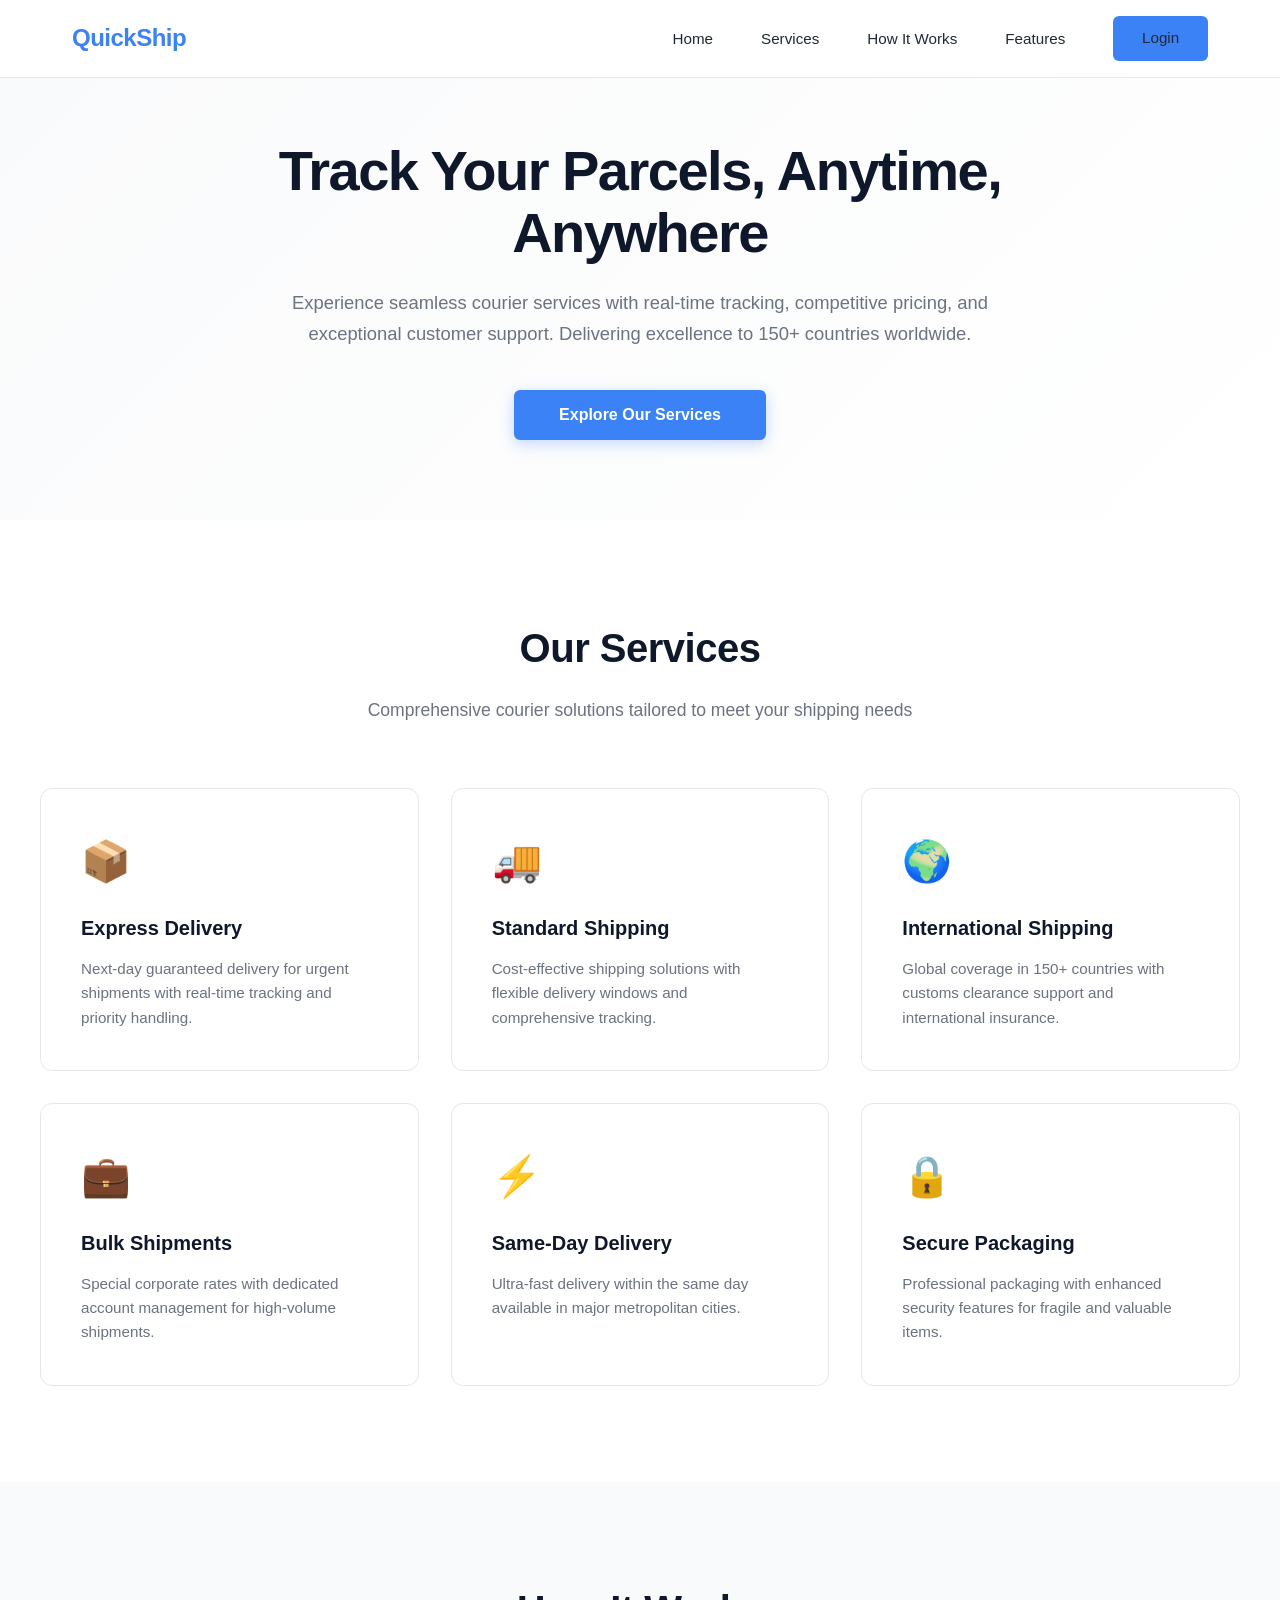
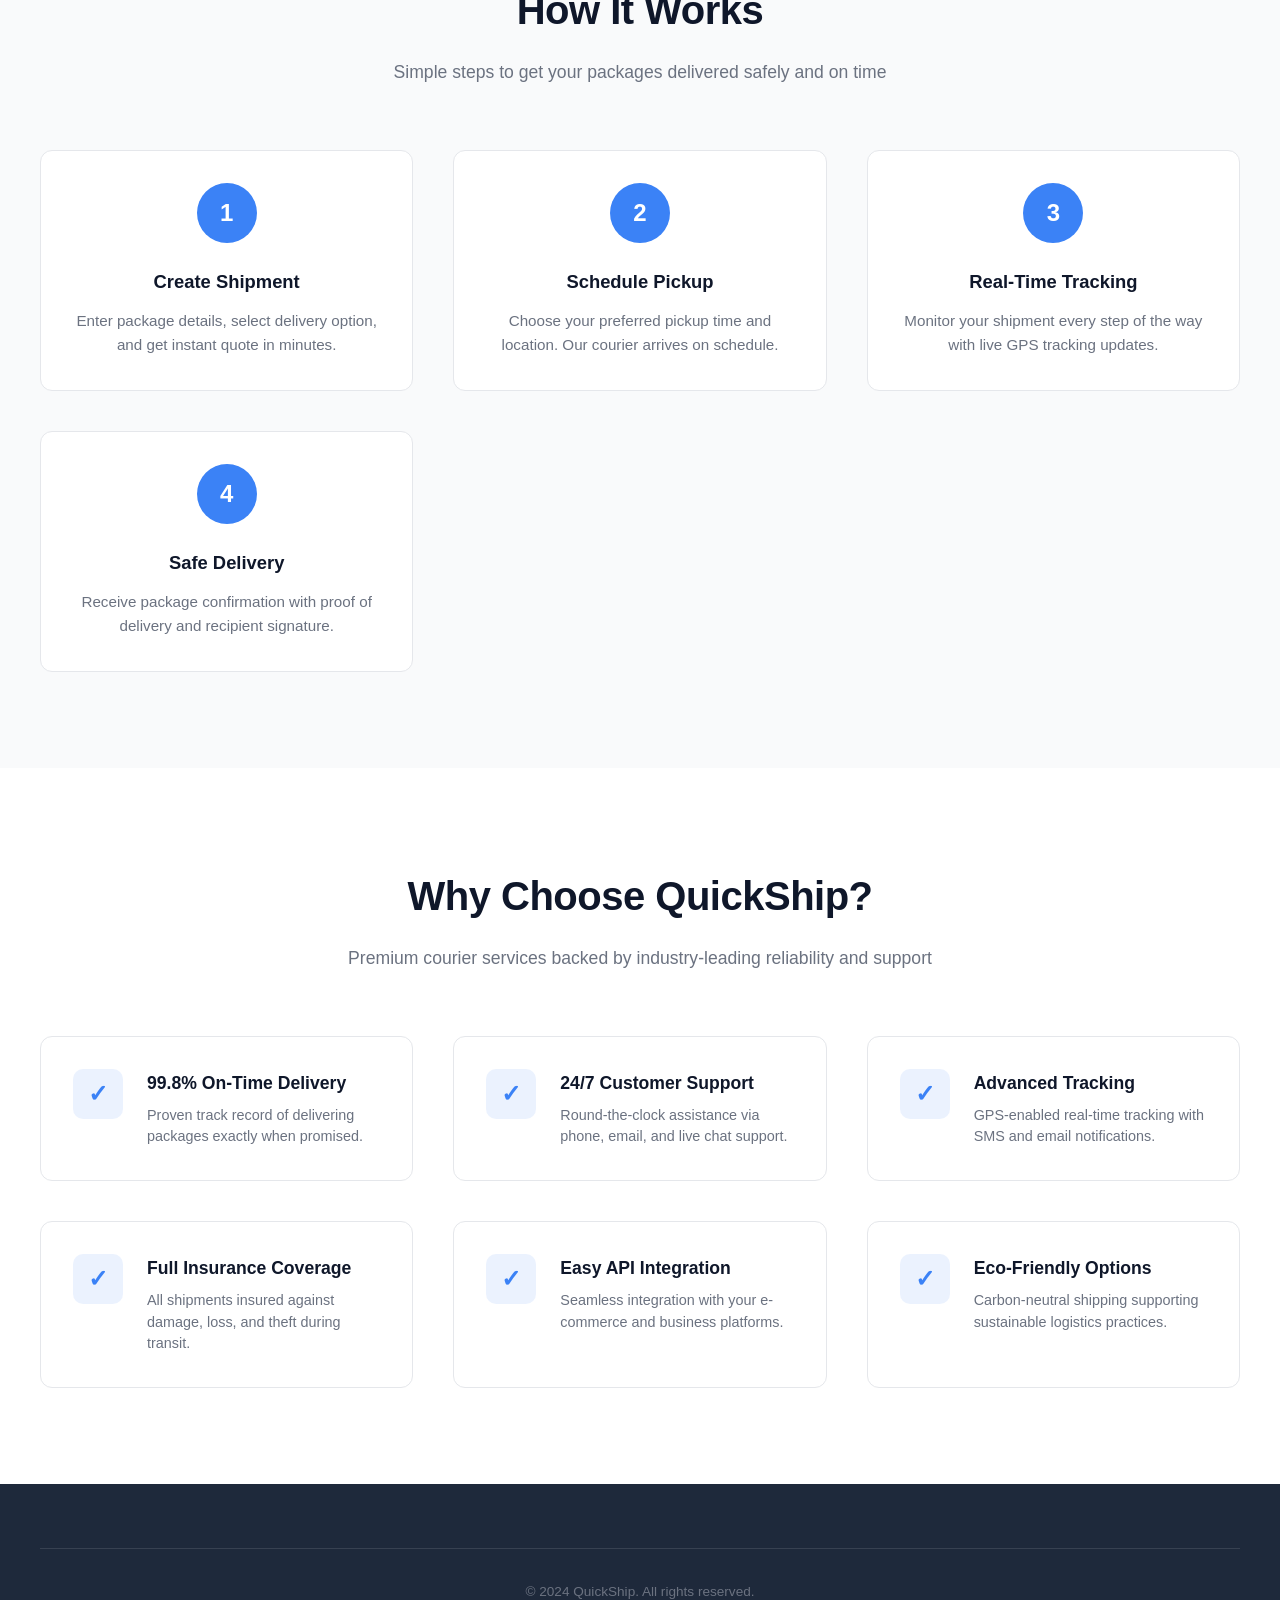
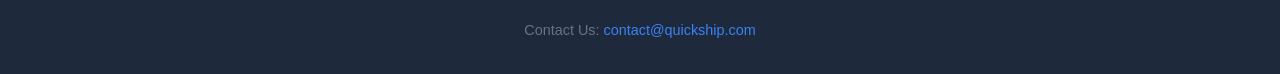
<file: src/main/resources/static/frontend/index.html>
<!DOCTYPE html>
<html lang="en">
<head>
    <meta charset="UTF-8">
    <meta name="viewport" content="width=device-width, initial-scale=1.0">
    <title>QuickShip - Courier Tracking System</title>
    <style>
        * {
            margin: 0;
            padding: 0;
            box-sizing: border-box;
        }

        :root {
            --primary-dark: #0f172a;
            --primary: #1e293b;
            --accent-blue: #3b82f6;
            --accent-blue-dark: #1d4ed8;
            --text-dark: #1f2937;
            --text-light: #6b7280;
            --border-light: #e5e7eb;
            --bg-light: #f9fafb;
            --white: #ffffff;
        }

        html {
            scroll-behavior: smooth;
        }

        body {
            font-family: -apple-system, BlinkMacSystemFont, 'Segoe UI', 'Helvetica Neue', sans-serif;
            color: var(--text-dark);
            background: var(--white);
            line-height: 1.6;
        }

       
        nav {
            position: fixed;
            top: 0;
            width: 100%;
            background: var(--white);
            border-bottom: 1px solid var(--border-light);
            z-index: 1000;
            backdrop-filter: blur(10px);
            background: rgba(255, 255, 255, 0.95);
        }

        .nav-container {
            max-width: 1200px;
            margin: 0 auto;
            padding: 1rem 2rem;
            display: flex;
            justify-content: space-between;
            align-items: center;
        }

        .logo {
            font-size: 1.5rem;
            font-weight: 800;
            color: var(--accent-blue);
            letter-spacing: -0.5px;
        }

        .nav-links {
            display: flex;
            list-style: none;
            gap: 3rem;
            align-items: center;
        }

        .nav-links a {
            color: var(--text-dark);
            text-decoration: none;
            font-size: 0.95rem;
            font-weight: 500;
            cursor: pointer;
            transition: color 0.3s ease;
            position: relative;
        }

        .nav-links a:hover {
            color: var(--accent-blue);
        }

        .nav-links a::after {
            content: '';
            position: absolute;
            bottom: -5px;
            left: 0;
            width: 0;
            height: 2px;
            background: var(--accent-blue);
            transition: width 0.3s ease;
        }

        .nav-links a:hover::after {
            width: 100%;
        }

        .login-btn {
            background: var(--accent-blue);
            color: var(--white);
            padding: 0.65rem 1.8rem;
            border: none;
            border-radius: 6px;
            cursor: pointer;
            font-size: 0.9rem;
            font-weight: 600;
            text-decoration: none;
            transition: all 0.3s ease;
            display: inline-block;
        }

        .login-btn:hover {
            background: var(--accent-blue-dark);
            transform: translateY(-2px);
            box-shadow: 0 4px 12px rgba(59, 130, 246, 0.3);
        }

        
        #home {
            padding: 140px 2rem 80px;
            text-align: center;
            background: linear-gradient(135deg, var(--bg-light) 0%, var(--white) 100%);
        }

        .hero-content {
            max-width: 900px;
            margin: 0 auto;
        }

        .hero-content h1 {
            font-size: 3.5rem;
            line-height: 1.1;
            color: var(--primary-dark);
            margin-bottom: 1.5rem;
            font-weight: 800;
            letter-spacing: -1.5px;
        }

        .hero-content p {
            font-size: 1.15rem;
            color: var(--text-light);
            margin-bottom: 2.5rem;
            max-width: 700px;
            margin-left: auto;
            margin-right: auto;
            line-height: 1.7;
        }

        .cta-button {
            background: var(--accent-blue);
            color: var(--white);
            padding: 1rem 2.8rem;
            border: none;
            border-radius: 6px;
            font-size: 1rem;
            font-weight: 600;
            cursor: pointer;
            transition: all 0.3s ease;
            display: inline-block;
            box-shadow: 0 4px 15px rgba(59, 130, 246, 0.3);
        }

        .cta-button:hover {
            background: var(--accent-blue-dark);
            transform: translateY(-3px);
            box-shadow: 0 8px 25px rgba(59, 130, 246, 0.4);
        }

        
        #services {
            padding: 6rem 2rem;
            background: var(--white);
        }

        .section-wrapper {
            max-width: 1200px;
            margin: 0 auto;
        }

        .section-title {
            font-size: 2.5rem;
            color: var(--primary-dark);
            margin-bottom: 1rem;
            text-align: center;
            font-weight: 800;
            letter-spacing: -0.5px;
        }

        .section-subtitle {
            font-size: 1.1rem;
            color: var(--text-light);
            text-align: center;
            margin-bottom: 4rem;
            max-width: 600px;
            margin-left: auto;
            margin-right: auto;
        }

        .services-grid {
            display: grid;
            grid-template-columns: repeat(auto-fit, minmax(340px, 1fr));
            gap: 2rem;
        }

        .service-card {
            background: var(--white);
            padding: 2.5rem;
            border: 1px solid var(--border-light);
            border-radius: 12px;
            transition: all 0.3s ease;
            cursor: pointer;
        }

        .service-card:hover {
            border-color: var(--accent-blue);
            box-shadow: 0 8px 24px rgba(59, 130, 246, 0.12);
            transform: translateY(-4px);
        }

        .service-icon {
            font-size: 2.5rem;
            margin-bottom: 1.2rem;
            display: inline-block;
        }

        .service-card h3 {
            font-size: 1.25rem;
            color: var(--primary-dark);
            margin-bottom: 0.8rem;
            font-weight: 700;
        }

        .service-card p {
            color: var(--text-light);
            font-size: 0.95rem;
            line-height: 1.6;
        }

        
        #how-it-works {
            padding: 6rem 2rem;
            background: var(--bg-light);
        }

        .steps-grid {
            display: grid;
            grid-template-columns: repeat(auto-fit, minmax(280px, 1fr));
            gap: 2.5rem;
            margin-top: 4rem;
        }

        .step {
            text-align: center;
            padding: 2rem;
            background: var(--white);
            border-radius: 12px;
            border: 1px solid var(--border-light);
            transition: all 0.3s ease;
        }

        .step:hover {
            box-shadow: 0 4px 16px rgba(0, 0, 0, 0.08);
            border-color: var(--accent-blue);
        }

        .step-number {
            width: 60px;
            height: 60px;
            background: var(--accent-blue);
            color: var(--white);
            border-radius: 50%;
            display: flex;
            align-items: center;
            justify-content: center;
            font-size: 1.5rem;
            font-weight: 800;
            margin: 0 auto 1.5rem;
        }

        .step h3 {
            font-size: 1.15rem;
            color: var(--primary-dark);
            margin-bottom: 0.8rem;
            font-weight: 700;
        }

        .step p {
            color: var(--text-light);
            font-size: 0.95rem;
            line-height: 1.6;
        }

        
        #features {
            padding: 6rem 2rem;
            background: var(--white);
        }

        .features-list {
            display: grid;
            grid-template-columns: repeat(auto-fit, minmax(320px, 1fr));
            gap: 2.5rem;
            margin-top: 4rem;
        }

        .feature-item {
            display: flex;
            gap: 1.5rem;
            padding: 2rem;
            border-radius: 12px;
            border: 1px solid var(--border-light);
            background: var(--white);
            transition: all 0.3s ease;
        }

        .feature-item:hover {
            border-color: var(--accent-blue);
            box-shadow: 0 4px 16px rgba(59, 130, 246, 0.1);
        }

        .feature-icon {
            display: flex;
            align-items: center;
            justify-content: center;
            width: 50px;
            height: 50px;
            background: rgba(59, 130, 246, 0.1);
            color: var(--accent-blue);
            border-radius: 10px;
            font-size: 1.5rem;
            flex-shrink: 0;
            font-weight: 700;
        }

        .feature-content h3 {
            font-size: 1.1rem;
            color: var(--primary-dark);
            margin-bottom: 0.5rem;
            font-weight: 700;
        }

        .feature-content p {
            color: var(--text-light);
            font-size: 0.9rem;
            line-height: 1.5;
        }

        
        footer {
            background: var(--primary);
            color: #9ca3af;
            padding: 4rem 2rem 2rem;
        }

        .footer-wrapper {
            max-width: 1200px;
            margin: 0 auto;
        }



        .footer-bottom {
            border-top: 1px solid #374151;
            padding-top: 2rem;
            text-align: center;
            font-size: 0.85rem;
            color: #6b7280;
        }

        
        @media (max-width: 768px) {
            .nav-links {
                gap: 1.5rem;
            }

            .hero-content h1 {
                font-size: 2.2rem;
            }

            .hero-content p {
                font-size: 1rem;
            }

            .section-title {
                font-size: 2rem;
            }

            .services-grid,
            .features-list {
                grid-template-columns: 1fr;
            }

            #home {
                padding: 120px 2rem 60px;
            }

            #services,
            #how-it-works,
            #features {
                padding: 4rem 2rem;
            }
        }

        @media (max-width: 480px) {
            .nav-links {
                gap: 1rem;
                font-size: 0.85rem;
            }

            .logo {
                font-size: 1.2rem;
            }

            .hero-content h1 {
                font-size: 1.8rem;
            }

            .section-title {
                font-size: 1.5rem;
            }

            .login-btn {
                padding: 0.5rem 1.2rem;
                font-size: 0.85rem;
            }
        }
    </style>
</head>
<body>
    
    <nav>
        <div class="nav-container">
            <div class="logo">QuickShip</div>
            <ul class="nav-links">
                <li><a onclick="scrollToSection('home')">Home</a></li>
                <li><a onclick="scrollToSection('services')">Services</a></li>
                <li><a onclick="scrollToSection('how-it-works')">How It Works</a></li>
                <li><a onclick="scrollToSection('features')">Features</a></li>
                <li><a href="login.html" class="login-btn">Login</a></li>
            </ul>
        </div>
    </nav>

    
    <section id="home">
        <div class="hero-content">
            <h1>Track Your Parcels, Anytime, Anywhere</h1>
            <p>Experience seamless courier services with real-time tracking, competitive pricing, and exceptional customer support. Delivering excellence to 150+ countries worldwide.</p>
            <button class="cta-button" onclick="scrollToSection('services')">Explore Our Services</button>
        </div>
    </section>

    
    <section id="services">
        <div class="section-wrapper">
            <h2 class="section-title">Our Services</h2>
            <p class="section-subtitle">Comprehensive courier solutions tailored to meet your shipping needs</p>
            <div class="services-grid">
                <div class="service-card">
                    <div class="service-icon">📦</div>
                    <h3>Express Delivery</h3>
                    <p>Next-day guaranteed delivery for urgent shipments with real-time tracking and priority handling.</p>
                </div>
                <div class="service-card">
                    <div class="service-icon">🚚</div>
                    <h3>Standard Shipping</h3>
                    <p>Cost-effective shipping solutions with flexible delivery windows and comprehensive tracking.</p>
                </div>
                <div class="service-card">
                    <div class="service-icon">🌍</div>
                    <h3>International Shipping</h3>
                    <p>Global coverage in 150+ countries with customs clearance support and international insurance.</p>
                </div>
                <div class="service-card">
                    <div class="service-icon">💼</div>
                    <h3>Bulk Shipments</h3>
                    <p>Special corporate rates with dedicated account management for high-volume shipments.</p>
                </div>
                <div class="service-card">
                    <div class="service-icon">⚡</div>
                    <h3>Same-Day Delivery</h3>
                    <p>Ultra-fast delivery within the same day available in major metropolitan cities.</p>
                </div>
                <div class="service-card">
                    <div class="service-icon">🔒</div>
                    <h3>Secure Packaging</h3>
                    <p>Professional packaging with enhanced security features for fragile and valuable items.</p>
                </div>
            </div>
        </div>
    </section>

    
    <section id="how-it-works">
        <div class="section-wrapper">
            <h2 class="section-title">How It Works</h2>
            <p class="section-subtitle">Simple steps to get your packages delivered safely and on time</p>
            <div class="steps-grid">
                <div class="step">
                    <div class="step-number">1</div>
                    <h3>Create Shipment</h3>
                    <p>Enter package details, select delivery option, and get instant quote in minutes.</p>
                </div>
                <div class="step">
                    <div class="step-number">2</div>
                    <h3>Schedule Pickup</h3>
                    <p>Choose your preferred pickup time and location. Our courier arrives on schedule.</p>
                </div>
                <div class="step">
                    <div class="step-number">3</div>
                    <h3>Real-Time Tracking</h3>
                    <p>Monitor your shipment every step of the way with live GPS tracking updates.</p>
                </div>
                <div class="step">
                    <div class="step-number">4</div>
                    <h3>Safe Delivery</h3>
                    <p>Receive package confirmation with proof of delivery and recipient signature.</p>
                </div>
            </div>
        </div>
    </section>

    
    <section id="features">
        <div class="section-wrapper">
            <h2 class="section-title">Why Choose QuickShip?</h2>
            <p class="section-subtitle">Premium courier services backed by industry-leading reliability and support</p>
            <div class="features-list">
                <div class="feature-item">
                    <div class="feature-icon">✓</div>
                    <div class="feature-content">
                        <h3>99.8% On-Time Delivery</h3>
                        <p>Proven track record of delivering packages exactly when promised.</p>
                    </div>
                </div>
                <div class="feature-item">
                    <div class="feature-icon">✓</div>
                    <div class="feature-content">
                        <h3>24/7 Customer Support</h3>
                        <p>Round-the-clock assistance via phone, email, and live chat support.</p>
                    </div>
                </div>
                <div class="feature-item">
                    <div class="feature-icon">✓</div>
                    <div class="feature-content">
                        <h3>Advanced Tracking</h3>
                        <p>GPS-enabled real-time tracking with SMS and email notifications.</p>
                    </div>
                </div>
                <div class="feature-item">
                    <div class="feature-icon">✓</div>
                    <div class="feature-content">
                        <h3>Full Insurance Coverage</h3>
                        <p>All shipments insured against damage, loss, and theft during transit.</p>
                    </div>
                </div>
                <div class="feature-item">
                    <div class="feature-icon">✓</div>
                    <div class="feature-content">
                        <h3>Easy API Integration</h3>
                        <p>Seamless integration with your e-commerce and business platforms.</p>
                    </div>
                </div>
                <div class="feature-item">
                    <div class="feature-icon">✓</div>
                    <div class="feature-content">
                        <h3>Eco-Friendly Options</h3>
                        <p>Carbon-neutral shipping supporting sustainable logistics practices.</p>
                    </div>
                </div>
            </div>
        </div>
    </section>

  
    <footer>
        <div class="footer-wrapper">
            <div class="footer-bottom">
                <p>&copy; 2024 QuickShip. All rights reserved.</p>
                <p style="margin-top: 1rem; font-size: 0.9rem;">Contact Us: <a href="mailto:contact@quickship.com" style="color: var(--accent-blue); text-decoration: none;">contact@quickship.com</a></p>
            </div>
        </div>
    </footer>

    <script>
        function scrollToSection(sectionId) {
            const element = document.getElementById(sectionId);
            if (element) {
                element.scrollIntoView({ behavior: 'smooth' });
            }
        }
    </script>
</body>
</html>
</file>
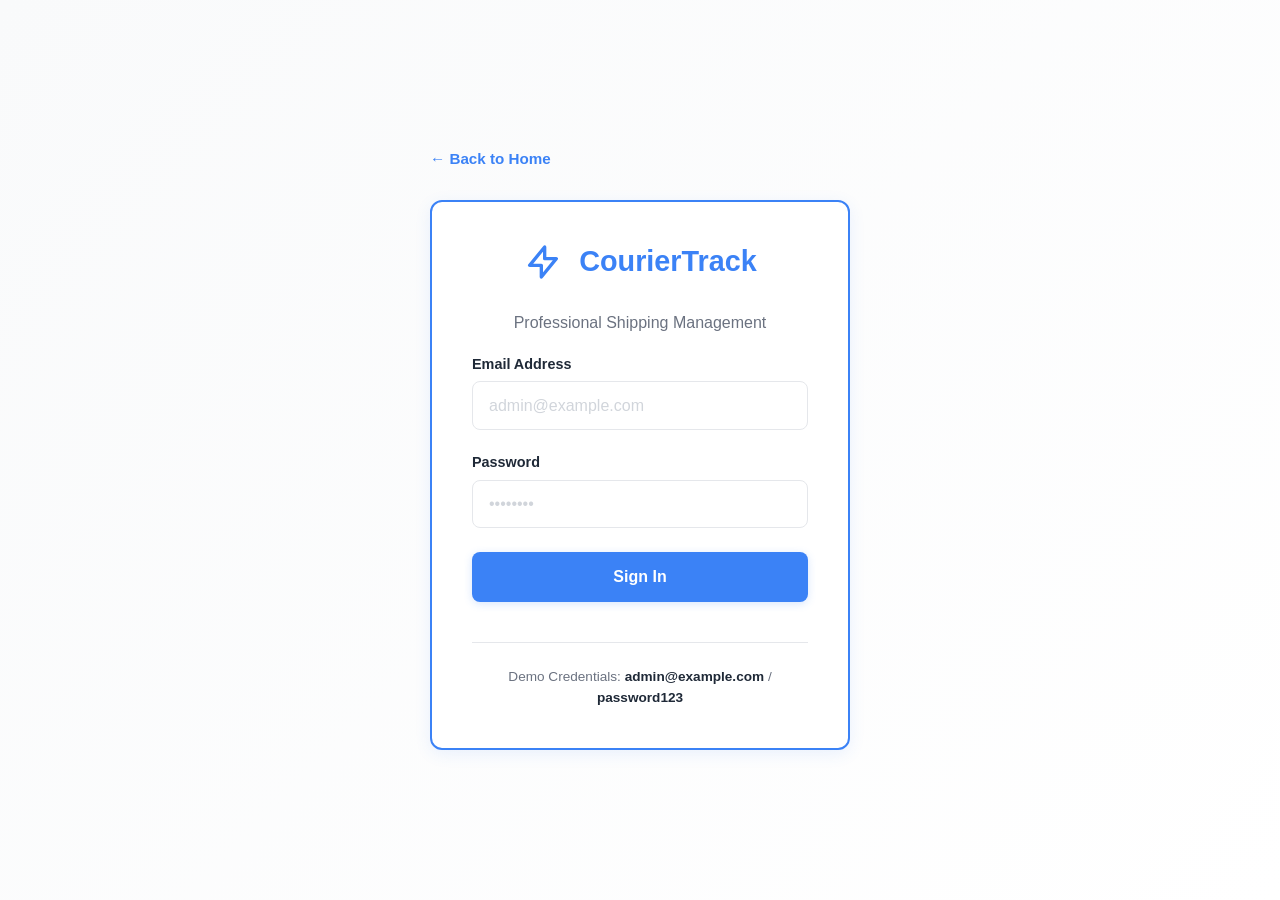
<file: src/main/resources/static/frontend/adminlog.html>
<!DOCTYPE html>
<html lang="en">
<head>
    <meta charset="UTF-8">
    <meta name="viewport" content="width=device-width, initial-scale=1.0">
    <title>CourierTrack - Shipping Management</title>
    <style>
        * {
            margin: 0;
            padding: 0;
            box-sizing: border-box;
        }

        :root {
            --primary-dark: #0f172a;
            --primary: #1e293b;
            --accent-blue: #3b82f6;
            --accent-blue-dark: #1d4ed8;
            --accent-orange: #f97316;
            --text-dark: #1f2937;
            --text-light: #6b7280;
            --border-light: #e5e7eb;
            --bg-light: #f9fafb;
            --white: #ffffff;
            --error: #dc2626;
            --success: #10b981;
        }

        html {
            scroll-behavior: smooth;
        }

        body {
            font-family: -apple-system, BlinkMacSystemFont, 'Segoe UI', 'Helvetica Neue', sans-serif;
            background: linear-gradient(135deg, var(--bg-light) 0%, var(--white) 100%);
            min-height: 100vh;
            display: flex;
            align-items: center;
            justify-content: center;
            padding: 2rem;
        }

        .login-container {
            width: 100%;
            max-width: 420px;
        }

        .back-link {
            margin-bottom: 2rem;
        }

        .back-link a {
            color: var(--accent-blue);
            text-decoration: none;
            font-weight: 600;
            display: inline-flex;
            align-items: center;
            gap: 0.5rem;
            transition: all 0.3s ease;
            font-size: 0.95rem;
        }

        .back-link a:hover {
            color: var(--accent-blue-dark);
            gap: 1rem;
        }

        .login-box {
            background: var(--white);
            border-radius: 12px;
            border: 2px solid var(--accent-blue);
            box-shadow: 0 4px 16px rgba(59, 130, 246, 0.1);
            padding: 2.5rem;
            animation: slideUp 0.5s ease;
        }

        @keyframes slideUp {
            from {
                opacity: 0;
                transform: translateY(30px);
            }
            to {
                opacity: 1;
                transform: translateY(0);
            }
        }

        .logo-section {
            text-align: center;
            margin-bottom: 2rem;
            display: flex;
            align-items: center;
            justify-content: center;
            gap: 1rem;
        }

        .logo-icon {
            width: 40px;
            height: 40px;
            color: var(--accent-blue);
        }

        .logo-section h1 {
            color: var(--accent-blue);
            font-size: 1.8rem;
            margin: 0;
            font-weight: 800;
        }

        .logo-section p {
            color: var(--text-light);
            font-size: 0.95rem;
            text-align: center;
            width: 100%;
        }

        .form-group {
            margin-bottom: 1.5rem;
        }

        .form-group label {
            display: block;
            margin-bottom: 0.6rem;
            color: var(--text-dark);
            font-weight: 600;
            font-size: 0.9rem;
        }

        .form-group input {
            width: 100%;
            padding: 0.9rem 1rem;
            border: 1px solid var(--border-light);
            border-radius: 8px;
            font-size: 1rem;
            transition: all 0.3s ease;
            font-family: inherit;
            background: var(--white);
        }

        .form-group input::placeholder {
            color: #d1d5db;
        }

        .form-group input:focus {
            outline: none;
            border-color: var(--accent-blue);
            box-shadow: 0 0 0 3px rgba(59, 130, 246, 0.1);
        }

        .form-group input.error {
            border-color: var(--error);
            background-color: rgba(220, 38, 38, 0.05);
        }

        .error-message {
            color: var(--error);
            font-size: 0.85rem;
            display: none;
            margin-top: 0.3rem;
        }

        .error-message.show {
            display: block;
        }

        .login-btn {
            width: 100%;
            padding: 1rem;
            background: var(--accent-blue);
            color: var(--white);
            border: none;
            border-radius: 8px;
            font-size: 1rem;
            font-weight: 600;
            cursor: pointer;
            transition: all 0.3s ease;
            margin-bottom: 1rem;
            box-shadow: 0 2px 8px rgba(59, 130, 246, 0.2);
        }

        .login-btn:hover {
            background: var(--accent-blue-dark);
            transform: translateY(-2px);
            box-shadow: 0 4px 12px rgba(59, 130, 246, 0.3);
        }

        .login-btn:active {
            transform: translateY(0);
        }

        .login-btn.loading {
            opacity: 0.7;
            cursor: not-allowed;
        }

        .success-message {
            background: rgba(16, 185, 129, 0.1);
            border: 1px solid var(--success);
            color: var(--success);
            padding: 0.8rem;
            border-radius: 6px;
            display: none;
            margin-bottom: 1.5rem;
            text-align: center;
            font-weight: 600;
            font-size: 0.9rem;
        }

        .success-message.show {
            display: block;
            animation: slideDown 0.3s ease;
        }

        @keyframes slideDown {
            from {
                opacity: 0;
                transform: translateY(-10px);
            }
            to {
                opacity: 1;
                transform: translateY(0);
            }
        }

        .login-footer {
            margin-top: 1.5rem;
            padding-top: 1.5rem;
            border-top: 1px solid var(--border-light);
            text-align: center;
            font-size: 0.85rem;
            color: var(--text-light);
        }

        .login-footer p {
            margin: 0;
            line-height: 1.5;
        }

        .login-footer strong {
            color: var(--text-dark);
            font-weight: 600;
        }

        @media (max-width: 480px) {
            .login-box {
                padding: 2rem;
            }

            .logo-section {
                flex-direction: column;
                gap: 0.5rem;
            }

            .logo-section h1 {
                font-size: 1.5rem;
            }

            .logo-icon {
                width: 36px;
                height: 36px;
            }
        }
    </style>
</head>
<body>
    <div class="login-container">
        <div class="back-link">
            <a href="index.html">← Back to Home</a>
        </div>

        <div class="login-box">
            <div class="logo-section">
                <svg class="logo-icon" fill="none" stroke="currentColor" viewBox="0 0 24 24">
                    <path stroke-linecap="round" stroke-linejoin="round" stroke-width="2" d="M13 10V3L4 14h7v7l9-11h-7z"></path>
                </svg>
                <h1>CourierTrack</h1>
            </div>
            <p class="tagline" style="text-align: center; color: var(--text-light); margin-bottom: 1.5rem;">Professional Shipping Management</p>

            <div class="success-message" id="successMessage">
                ✓ Login successful! Loading dashboard...
            </div>

            <form id="loginForm" class="login-form">
                <div class="form-group">
                    <label for="email">Email Address</label>
                    <input 
                        type="email" 
                        id="email" 
                        name="email" 
                        placeholder="admin@example.com" 
                        required
                    >
                    <div class="error-message" id="emailError"></div>
                </div>

                <div class="form-group">
                    <label for="password">Password</label>
                    <input 
                        type="password" 
                        id="password" 
                        name="password" 
                        placeholder="••••••••" 
                        required
                    >
                    <div class="error-message" id="passwordError"></div>
                </div>

                <button type="submit" class="btn-login login-btn" id="loginBtn">Sign In</button>
            </form>

            <div class="login-footer">
                <p>Demo Credentials: <strong>admin@example.com</strong> / <strong>password123</strong></p>
            </div>
            
        </div>
    </div>

    <script>
        const emailInput = document.getElementById('email');
        const passwordInput = document.getElementById('password');
        const loginForm = document.getElementById('loginForm');
        const loginBtn = document.getElementById('loginBtn');
        const emailRegex = /^[^\s@]+@[^\s@]+\.[^\s@]+$/;

        emailInput.addEventListener('input', () => clearError('email'));
        passwordInput.addEventListener('input', () => clearError('password'));

        loginForm.addEventListener('submit', (e) => {
            e.preventDefault();
            handleLogin();
        });

        function validateForm() {
            let isValid = true;

            if (!emailInput.value.trim()) {
                showError('email', 'Email is required');
                isValid = false;
            } else if (!emailRegex.test(emailInput.value)) {
                showError('email', 'Please enter a valid email address');
                isValid = false;
            }

            if (!passwordInput.value.trim()) {
                showError('password', 'Password is required');
                isValid = false;
            } else if (passwordInput.value.length < 6) {
                showError('password', 'Password must be at least 6 characters');
                isValid = false;
            }

            return isValid;
        }

        function showError(fieldName, message) {
            const errorElement = document.getElementById(fieldName + 'Error');
            const inputElement = fieldName === 'email' ? emailInput : passwordInput;
            errorElement.textContent = message;
            errorElement.classList.add('show');
            inputElement.classList.add('error');
        }

        function clearError(fieldName) {
            const errorElement = document.getElementById(fieldName + 'Error');
            const inputElement = fieldName === 'email' ? emailInput : passwordInput;
            errorElement.textContent = '';
            errorElement.classList.remove('show');
            inputElement.classList.remove('error');
        }

        function handleLogin() {
            if (!validateForm()) return;

            const emailValue = emailInput.value.trim();
            const passwordValue = passwordInput.value.trim();

            
            const correctEmail = "admin@example.com";
            const correctPassword = "password123";

            
            loginBtn.classList.add('loading');
            loginBtn.disabled = true;
            loginBtn.textContent = 'Signing in...';

            setTimeout(() => {

                
                if (emailValue !== correctEmail || passwordValue !== correctPassword) {

                    loginBtn.classList.remove('loading');
                    loginBtn.disabled = false;
                    loginBtn.textContent = 'Sign In';

                    showError('email', 'Incorrect email or password');
                    showError('password', 'Incorrect email or password');

                    return;
                }

                localStorage.setItem('authToken', 'valid-user');
                localStorage.setItem('userEmail', emailValue);

                window.location.href = "dashboard.html";

            }, 1000);
        }
    </script>
</body>
</html>
</file>
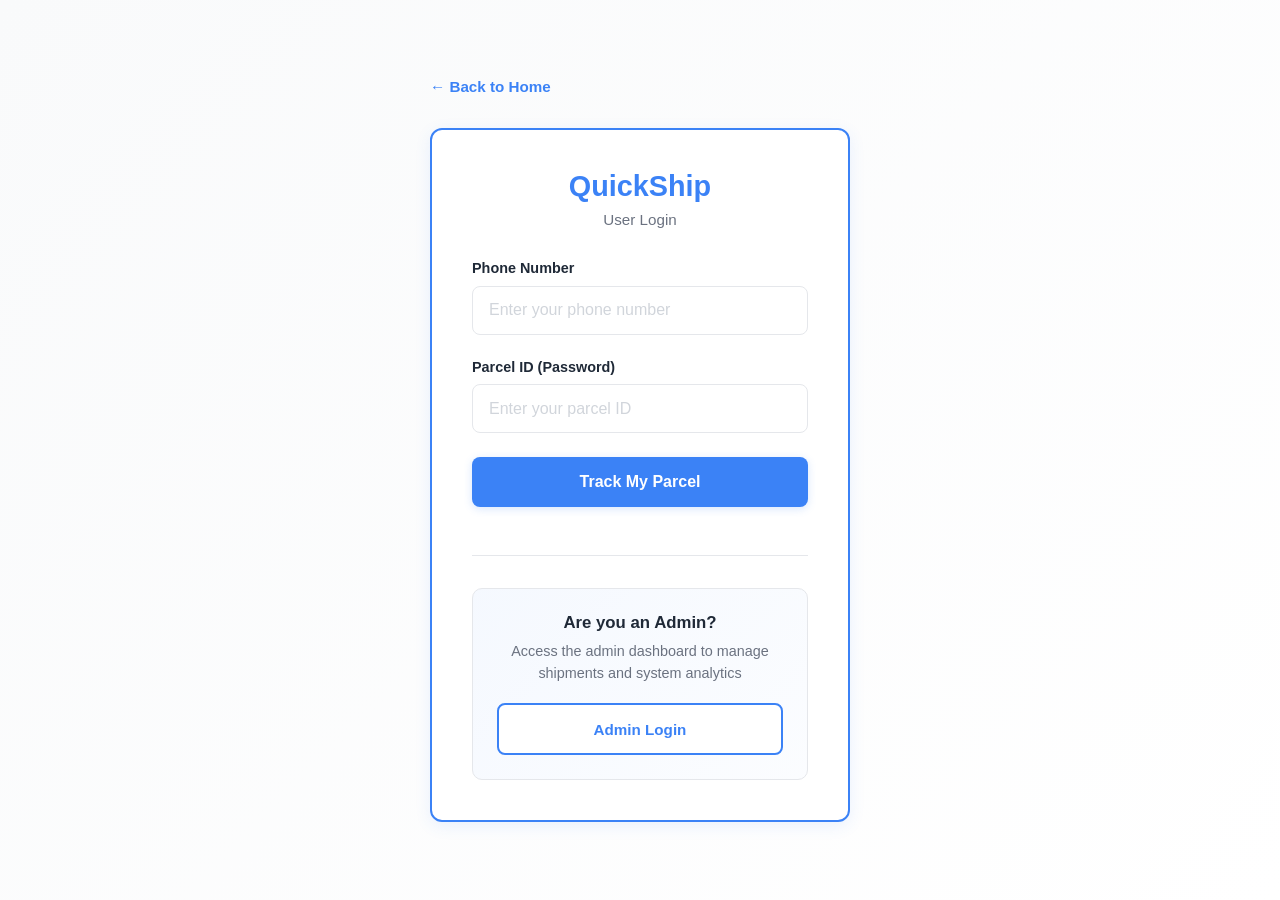
<file: src/main/resources/static/frontend/customer-dashboard.html>
<!DOCTYPE html>
<html lang="en">
<head>
<meta charset="UTF-8">
<meta name="viewport" content="width=device-width, initial-scale=1.0">

<title>Customer Dashboard</title>

<link rel="stylesheet" href="css/styles.css">

<style>
body {
	font-family: Arial, sans-serif;
	color: #1f2937;
	background: #f5f7fb;
}


.dashboard-card {
	color: #1f2937;
}

.info-row span {
	color: #111827;
	font-weight: 500;
}

.info-row strong {
	color: #374151;
}

.dashboard-card {
	background: #fff;
	border-radius: 12px;
	padding: 20px;
	margin-bottom: 20px;
	box-shadow: 0 2px 10px rgba(0, 0, 0, 0.1);
}

.dashboard-card h2 {
	margin-bottom: 15px;
}

.info-row {
	display: flex;
	justify-content: space-between;
	margin-bottom: 10px;
	padding: 10px;
	border-bottom: 1px solid #eee;
}

.status-badge {
	padding: 6px 12px;
	border-radius: 20px;
	color: white;
	font-weight: bold;
}

.booked {
	background: #3498db;
}

.transit {
	background: #f39c12;
}

.delivered {
	background: #2ecc71;
}

.sidebar {
	background: #0f172a; 
	color: #ffffff;
}

.sidebar-header {
	padding: 20px;
}

.sidebar-header h2 {
	color: #ffffff;
	font-size: 22px;
	font-weight: 800;
	letter-spacing: 0.5px;
}
</style>

</head>

<body>

	<div class="app-container">

		<aside class="sidebar">

			<div class="sidebar-header">
				<h2>CourierTrack</h2>
			</div>

			<nav class="nav-menu">

				<a href="#" class="nav-item active"> 👤 Dashboard </a>

			</nav>

			<div class="sidebar-footer">
				<button class="btn-logout" onclick="logoutCustomer()">
					Logout</button>
			</div>

		</aside>

		<main class="main-content">

			<div class="content-wrapper">

				<div class="page-header">
					<h1>Welcome Customer</h1>
				</div>

				
				<div class="dashboard-card">

					<h2>Customer Details</h2>

					<div class="info-row">
						<strong>Name</strong> <span id="customerName"></span>
					</div>

					<div class="info-row">
						<strong>Phone</strong> <span id="customerPhone"></span>
					</div>

				</div>

				
				<div class="dashboard-card">

					<h2>Parcel Details</h2>

					

					<div class="info-row">
						<strong>Parcel ID</strong> <span id="parcelId"></span>
					</div>

					<div class="info-row">
						<strong>Parcel Type</strong> <span id="parcelType"></span>
					</div>

					<div class="info-row">
						<strong>Weight</strong> <span id="parcelWeight"></span>
					</div>

					<div class="info-row">
						<strong>Status</strong> <span id="parcelStatus"></span>
					</div>

					

					<div class="info-row">
						<strong>Expected Delivery</strong> <span id="expectedDelivery"></span>
					</div>

					<div class="info-row">
						<strong>From Address</strong> <span id="fromAddress"></span>
					</div>

					<div class="info-row">
						<strong>To Address</strong> <span id="toAddress"></span>
					</div>

				</div>

			</div>

		</main>

	</div>

	<script>
const BASE_URL = "http://localhost:8089/api";

document.addEventListener("DOMContentLoaded", loadCustomerDashboard);

async function loadCustomerDashboard() {

    try {

       
        const customerData = JSON.parse(localStorage.getItem("customerData"));

        if (!customerData) {
            window.location.href = "login.html";
            return;
        }

        document.getElementById("customerName").textContent = customerData.customerName || "-";
        document.getElementById("customerPhone").textContent = customerData.phone || "-";

       
        const parcelRes = await fetch(BASE_URL + "/parcels/" + customerData.parcelId);
        const parcel = await parcelRes.json();

        document.getElementById("parcelId").textContent = parcel.parcelId || "-";
        document.getElementById("parcelType").textContent = parcel.type || "-";
        document.getElementById("parcelWeight").textContent = parcel.weight || "-";

        document.getElementById("fromAddress").textContent = parcel.fromAddress || "-";
        document.getElementById("toAddress").textContent = parcel.toAddress || "-";

        
        const shipmentId = parcel.shipmentId || parcel.shipment?.shipmentId;

        if (!shipmentId) {
            throw new Error("Shipment ID missing");
        }

        const shipRes = await fetch(BASE_URL + "/shipments/getById/" + shipmentId);
        const shipment = await shipRes.json();

        document.getElementById("expectedDelivery").textContent =
            shipment.expectedDelivery || "-";

        
        const trackRes = await fetch(BASE_URL + "/trackings/shipment/" + shipmentId);

        const trackingText = await trackRes.text();

        let tracking = {};

        try {
            tracking = JSON.parse(trackingText);
        } catch (e) {
            console.error("Tracking parse error:", trackingText);
        }

       
        const status = tracking.status || "-";
        document.getElementById("parcelStatus").textContent = status;

    } catch (err) {
        console.error("Dashboard error:", err);
    }
}
</script>
} // end of loadCustomerDashboard
</script>

<script>

function logoutCustomer() {
    localStorage.clear();
    window.location.href = "login.html";
}
</script>

</body>
</html>
</file>
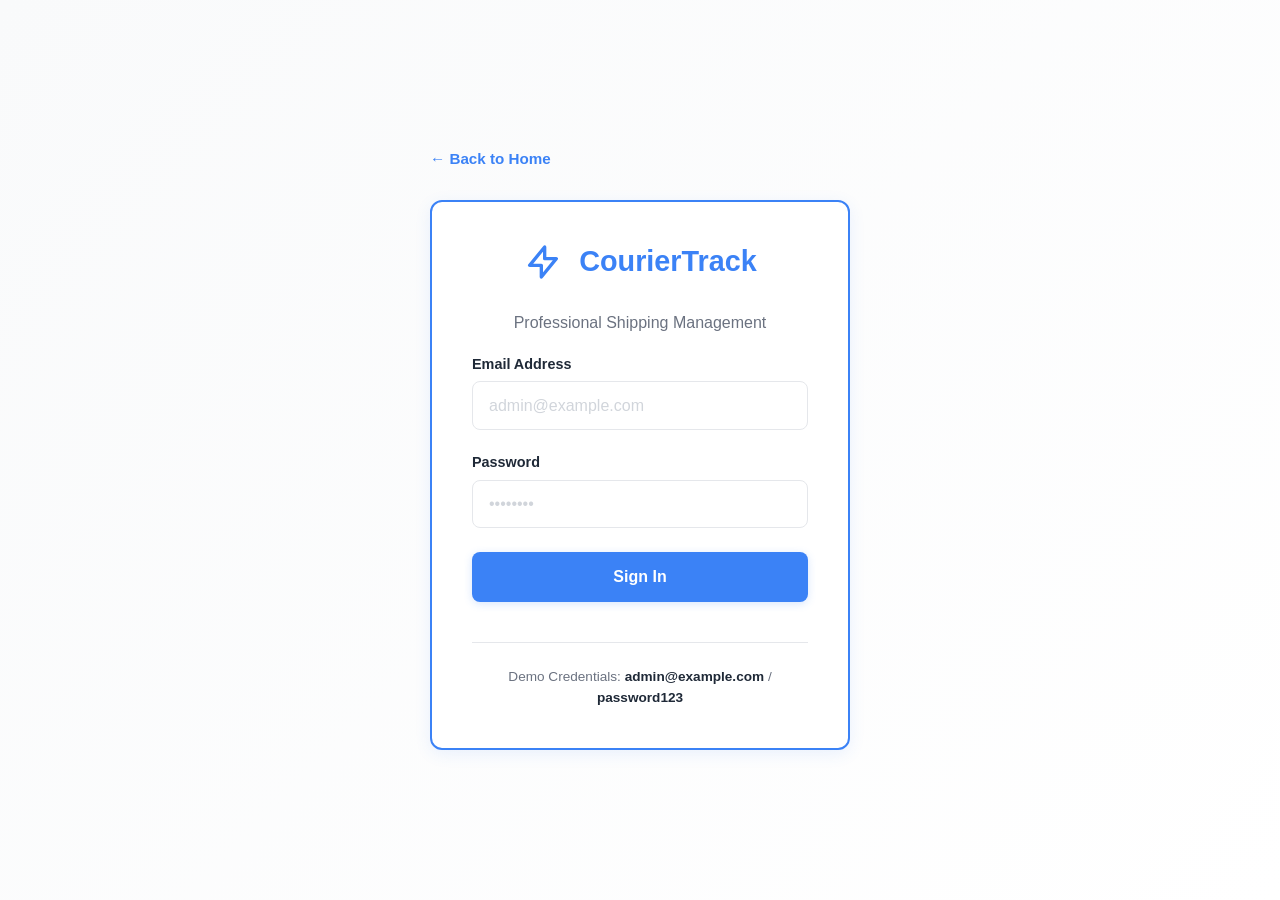
<file: src/main/resources/static/frontend/dashboard.html>
<!DOCTYPE html>
<html lang="en">
<head>
<meta charset="UTF-8">
<meta name="viewport" content="width=device-width, initial-scale=1.0">
<title>Dashboard - CourierTrack</title>

<link rel="stylesheet" href="css/styles.css">
</head>
<script>
    if (!localStorage.getItem('authToken')) {
        window.location.replace('adminlog.html');
    }
</script>

<body>

	<div class="app-container">

		
		<aside class="sidebar">


			<div class="sidebar-header">
				<h2>CourierTrack</h2>
			</div>

			<nav class="nav-menu">

				<a href="dashboard.html" class="nav-item active">📊 Dashboard</a> <a
					href="shipments.html" class="nav-item">📦 Shipments</a> <a
					href="tracking.html" class="nav-item">📍 Tracking</a> <a
					href="parcels.html" class="nav-item">📫 Parcels</a> <a
					href="delivery.html" class="nav-item">🚚 Delivery</a> <a
					href="customers.html" class="nav-item">👥 Customers</a>

			</nav>
			<div class="sidebar-footer">
				<button class="btn-logout" onclick="logout()">Logout</button>
			</div>

		</aside>

		
		<main class="main-content">

			<div class="content-wrapper">

				
				<div class="page-header">
					<h1>Dashboard</h1>
					<p>Live system overview</p>
				</div>

				
				<div class="stats-grid">

					<div class="stat-card">
						<div class="stat-icon">👥</div>
						<div class="stat-content">
							<p>Customers</p>
							<h2 id="customerCount">0</h2>
						</div>
					</div>

					<div class="stat-card">
						<div class="stat-icon">📦</div>
						<div class="stat-content">
							<p>Parcels</p>
							<h2 id="parcelCount">0</h2>
						</div>
					</div>

					<div class="stat-card">
						<div class="stat-icon">🚚</div>
						<div class="stat-content">
							<p>Shipments</p>
							<h2 id="shipmentCount">0</h2>
						</div>
					</div>

					<div class="stat-card">
						<div class="stat-icon">📍</div>
						<div class="stat-content">
							<p>Deliveries</p>
							<h2 id="deliveryCount">0</h2>
						</div>
					</div>

				</div>

				
				<div class="card">

					<div class="card-header">
						<h2>Recent Shipments</h2>
					</div>

					<table class="table">

						<thead>
							<tr>
								<th>ID</th>
								
								<th>Status</th>
								<th>Date</th>
							</tr>
						</thead>

						<tbody id="recentShipments">

							<tr>
								<td colspan="5">Loading...</td>
							</tr>

						</tbody>

					</table>

				</div>

			</div>

		</main>

	</div>

	
	<script src="js/api.js"></script>
	<script src="js/dashboard.js"></script>
	<script src="js/auth.js"></script>

</body>
</html>
</file>
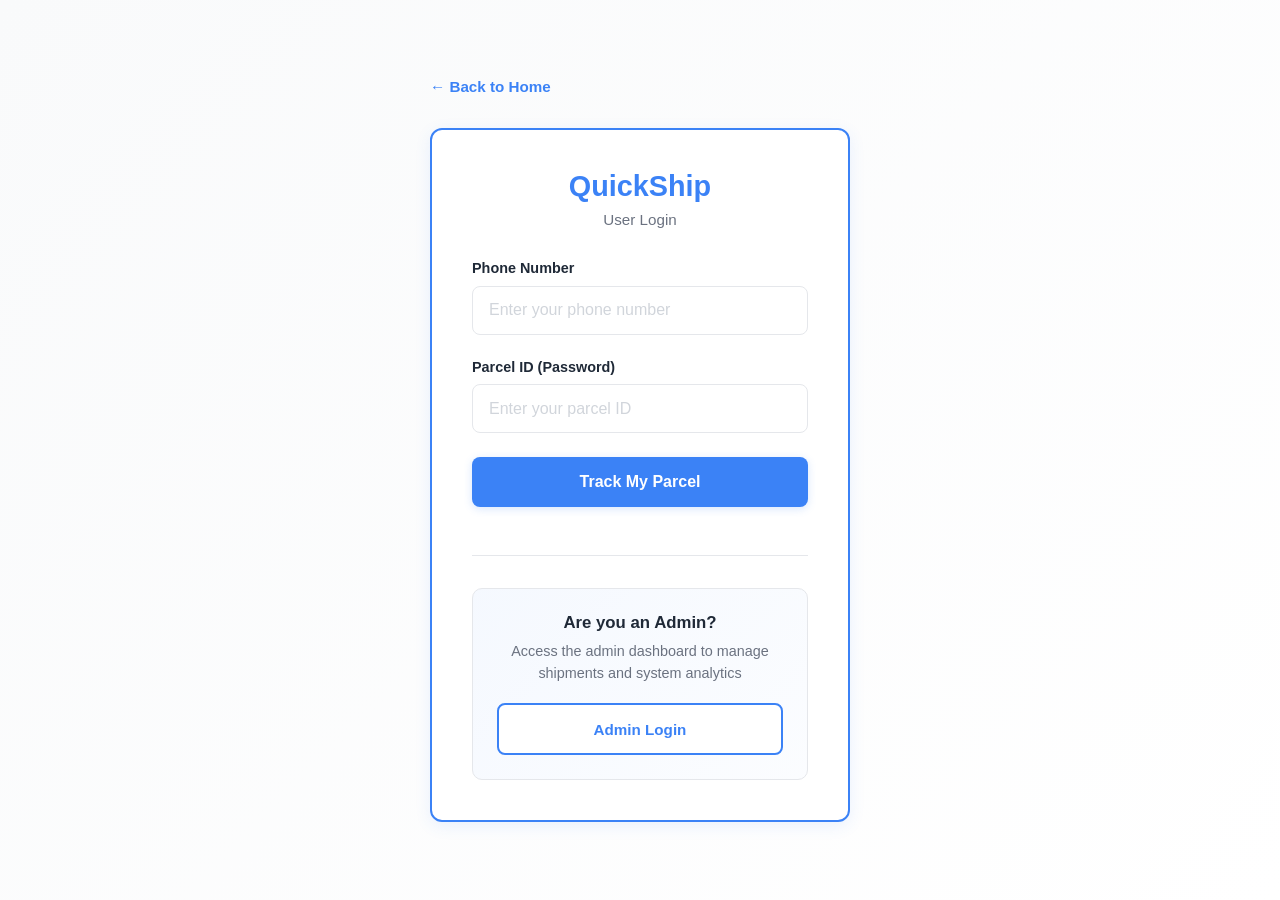
<file: src/main/resources/static/frontend/login.html>
<!DOCTYPE html>
<html lang="en">
<head>
<meta charset="UTF-8">
<meta name="viewport" content="width=device-width, initial-scale=1.0">
<title>User Login - QuickShip Courier</title>
<style>
* {
	margin: 0;
	padding: 0;
	box-sizing: border-box;
}

:root {
	--primary-dark: #0f172a;
	--primary: #1e293b;
	--accent-blue: #3b82f6;
	--accent-blue-dark: #1d4ed8;
	--text-dark: #1f2937;
	--text-light: #6b7280;
	--border-light: #e5e7eb;
	--bg-light: #f9fafb;
	--white: #ffffff;
	--error: #dc2626;
	--success: #10b981;
}

html {
	scroll-behavior: smooth;
}

body {
	font-family: -apple-system, BlinkMacSystemFont, 'Segoe UI',
		'Helvetica Neue', sans-serif;
	background: linear-gradient(135deg, var(--bg-light) 0%, var(--white)
		100%);
	min-height: 100vh;
	display: flex;
	align-items: center;
	justify-content: center;
	padding: 2rem;
}

.login-container {
	width: 100%;
	max-width: 420px;
}

.back-link {
	margin-bottom: 2rem;
}

.back-link a {
	color: var(--accent-blue);
	text-decoration: none;
	font-weight: 600;
	display: inline-flex;
	align-items: center;
	gap: 0.5rem;
	transition: all 0.3s ease;
	font-size: 0.95rem;
}

.back-link a:hover {
	color: var(--accent-blue-dark);
	gap: 1rem;
}

.login-box {
	background: var(--white);
	border-radius: 12px;
	border: 2px solid var(--accent-blue);
	box-shadow: 0 4px 16px rgba(59, 130, 246, 0.1);
	padding: 2.5rem;
	animation: slideUp 0.5s ease;
}

@keyframes slideUp {from { opacity:0;
	transform: translateY(30px);
}

to {
	opacity: 1;
	transform: translateY(0);
}

}
.logo-section {
	text-align: center;
	margin-bottom: 2rem;
}

.logo-section h1 {
	color: var(--accent-blue);
	font-size: 1.8rem;
	margin-bottom: 0.5rem;
	font-weight: 800;
}

.logo-section p {
	color: var(--text-light);
	font-size: 0.95rem;
}

.form-group {
	margin-bottom: 1.5rem;
}

.form-group label {
	display: block;
	margin-bottom: 0.6rem;
	color: var(--text-dark);
	font-weight: 600;
	font-size: 0.9rem;
}

.form-group input {
	width: 100%;
	padding: 0.9rem 1rem;
	border: 1px solid var(--border-light);
	border-radius: 8px;
	font-size: 1rem;
	transition: all 0.3s ease;
	font-family: inherit;
	background: var(--white);
}

.form-group input::placeholder {
	color: #d1d5db;
}

.form-group input:focus {
	outline: none;
	border-color: var(--accent-blue);
	box-shadow: 0 0 0 3px rgba(59, 130, 246, 0.1);
}

.form-group input.error {
	border-color: var(--error);
	background-color: rgba(220, 38, 38, 0.05);
}

.error-message {
	color: var(--error);
	font-size: 0.85rem;
	display: none;
	margin-top: 0.3rem;
}

.error-message.show {
	display: block;
}

.remember-forgot {
	display: flex;
	justify-content: space-between;
	align-items: center;
	margin-bottom: 2rem;
	font-size: 0.9rem;
}

.remember-forgot label {
	display: flex;
	align-items: center;
	margin: 0;
	font-weight: 500;
	cursor: pointer;
	color: var(--text-dark);
}

.remember-forgot input[type="checkbox"] {
	margin-right: 0.5rem;
	cursor: pointer;
	width: 18px;
	height: 18px;
	accent-color: var(--accent-blue);
}

.remember-forgot a {
	color: var(--accent-blue);
	text-decoration: none;
	font-weight: 600;
	transition: color 0.3s ease;
}

.remember-forgot a:hover {
	color: var(--accent-blue-dark);
}

.login-btn {
	width: 100%;
	padding: 1rem;
	background: var(--accent-blue);
	color: var(--white);
	border: none;
	border-radius: 8px;
	font-size: 1rem;
	font-weight: 600;
	cursor: pointer;
	transition: all 0.3s ease;
	margin-bottom: 1rem;
	box-shadow: 0 2px 8px rgba(59, 130, 246, 0.2);
}

.login-btn:hover {
	background: var(--accent-blue-dark);
	transform: translateY(-2px);
	box-shadow: 0 4px 12px rgba(59, 130, 246, 0.3);
}

.login-btn:active {
	transform: translateY(0);
}

.login-btn.loading {
	opacity: 0.7;
	cursor: not-allowed;
}

.divider {
	display: flex;
	align-items: center;
	margin: 2rem 0;
}

.divider::before, .divider::after {
	content: '';
	flex: 1;
	height: 1px;
	background: var(--border-light);
}

.divider span {
	margin: 0 1rem;
	font-size: 0.85rem;
	color: var(--text-light);
	font-weight: 500;
}

.admin-section {
	background: linear-gradient(135deg, rgba(59, 130, 246, 0.05) 0%,
		rgba(59, 130, 246, 0.02) 100%);
	border: 1px solid var(--border-light);
	border-radius: 10px;
	padding: 1.5rem;
	text-align: center;
}

.admin-section h3 {
	font-size: 1.05rem;
	color: var(--text-dark);
	margin-bottom: 0.5rem;
	font-weight: 700;
}

.admin-section p {
	font-size: 0.9rem;
	color: var(--text-light);
	margin-bottom: 1.2rem;
	line-height: 1.5;
}

.admin-btn {
	display: inline-block;
	width: 100%;
	padding: 0.95rem;
	background: var(--white);
	color: var(--accent-blue);
	border: 2px solid var(--accent-blue);
	border-radius: 8px;
	font-size: 0.95rem;
	font-weight: 600;
	cursor: pointer;
	text-decoration: none;
	transition: all 0.3s ease;
}

.admin-btn:hover {
	background: rgba(59, 130, 246, 0.05);
	transform: translateY(-2px);
}

.signup-link {
	text-align: center;
	margin-top: 1.5rem;
	color: var(--text-light);
	font-size: 0.9rem;
}

.signup-link a {
	color: var(--accent-blue);
	text-decoration: none;
	font-weight: 600;
	transition: color 0.3s ease;
}

.signup-link a:hover {
	color: var(--accent-blue-dark);
}

.success-message {
	background: rgba(16, 185, 129, 0.1);
	border: 1px solid var(--success);
	color: var(--success);
	padding: 0.8rem;
	border-radius: 6px;
	display: none;
	margin-bottom: 1.5rem;
	text-align: center;
	font-weight: 600;
	font-size: 0.9rem;
}

.success-message.show {
	display: block;
	animation: slideDown 0.3s ease;
}

@keyframes slideDown {from { opacity:0;
	transform: translateY(-10px);
}

to {
	opacity: 1;
	transform: translateY(0);
}

}
@media ( max-width : 480px) {
	.login-box {
		padding: 2rem;
	}
	.logo-section h1 {
		font-size: 1.5rem;
	}
	.remember-forgot {
		flex-direction: column;
		gap: 0.8rem;
		align-items: flex-start;
	}
}
</style>
</head>
<body>
	<div class="login-container">
		<div class="back-link">
			<a href="index.html">← Back to Home</a>
		</div>

		<div class="login-box">
			<div class="logo-section">
				<h1>QuickShip</h1>
				<p>User Login</p>
			</div>

			<div class="success-message" id="successMessage">✓ Login
				successful! Redirecting...</div>

			<form id="loginForm">

				<div class="form-group">
					<label for="phone">Phone Number</label> <input type="text"
						id="phone" name="phone" placeholder="Enter your phone number"
						required>
					<div class="error-message" id="phoneError"></div>
				</div>

				<div class="form-group">
					<label for="parcelId">Parcel ID (Password)</label> <input
						type="text" id="parcelId" name="parcelId"
						placeholder="Enter your parcel ID" required>
					<div class="error-message" id="parcelError"></div>
				</div>

				<button type="submit" class="login-btn" id="loginBtn">
					Track My Parcel</button>

			</form>

			<div class="divider"></div>

			<div class="admin-section">
				<h3>Are you an Admin?</h3>
				<p>Access the admin dashboard to manage shipments and system
					analytics</p>
				<a href="adminlog.html" class="admin-btn">Admin Login</a>
			</div>
		</div>
	</div>

	<script>

const phoneInput = document.getElementById("phone");
const parcelInput = document.getElementById("parcelId");
const loginForm = document.getElementById("loginForm");
const loginBtn = document.getElementById("loginBtn");



loginForm.addEventListener("submit", (e) => {
    e.preventDefault();
    handleLogin();
});



function validateForm() {

    let valid = true;

    clearError("phone");
    clearError("parcel");

    if (!phoneInput.value.trim()) {
        showError("phone", "Phone number is required");
        valid = false;
    }

    if (!parcelInput.value.trim()) {
        showError("parcel", "Parcel ID is required");
        valid = false;
    }

    return valid;
}



function showError(field, message) {

    const errorElement =
        document.getElementById(field + "Error");

    const inputElement =
        document.getElementById(field);

    if (errorElement) {
        errorElement.textContent = message;
        errorElement.classList.add("show");
    }

    if (inputElement) {
        inputElement.classList.add("error");
    }
}



function clearError(field) {

    const errorElement =
        document.getElementById(field + "Error");

    const inputElement =
        document.getElementById(field);

    if (errorElement) {
        errorElement.textContent = "";
        errorElement.classList.remove("show");
    }

    if (inputElement) {
        inputElement.classList.remove("error");
    }
}



phoneInput.addEventListener("input", () => {
    clearError("phone");
});

parcelInput.addEventListener("input", () => {
    clearError("parcel");
});



async function handleLogin() {

    if (!validateForm()) return;

    loginBtn.disabled = true;
    loginBtn.textContent = "Checking...";

    try {

        const response = await fetch(
            `http://localhost:8089/api/parcels/customer/login?phone=${phoneInput.value}&parcelId=${parcelInput.value}`
        );

        if (!response.ok) {

            showError(
                "parcel",
                "Invalid Phone Number or Parcel ID"
            );

            loginBtn.disabled = false;
            loginBtn.textContent = "Track My Parcel";

            return;
        }

        const customerData =
            await response.json();

        
        localStorage.setItem(
            "customerData",
            JSON.stringify(customerData)
        );

        localStorage.setItem(
            "customerPhone",
            phoneInput.value
        );

        localStorage.setItem(
            "parcelId",
            parcelInput.value
        );

        const successMessage =
            document.getElementById("successMessage");

        if (successMessage) {
            successMessage.classList.add("show");
        }

        setTimeout(() => {

            window.location.href =
                "customer-dashboard.html";

        }, 1000);

    }
    catch (error) {

        console.error(error);

        showError(
            "parcel",
            "Server error. Please try again."
        );

        loginBtn.disabled = false;
        loginBtn.textContent = "Track My Parcel";
    }
}

</script>
</body>
</html>
</file>
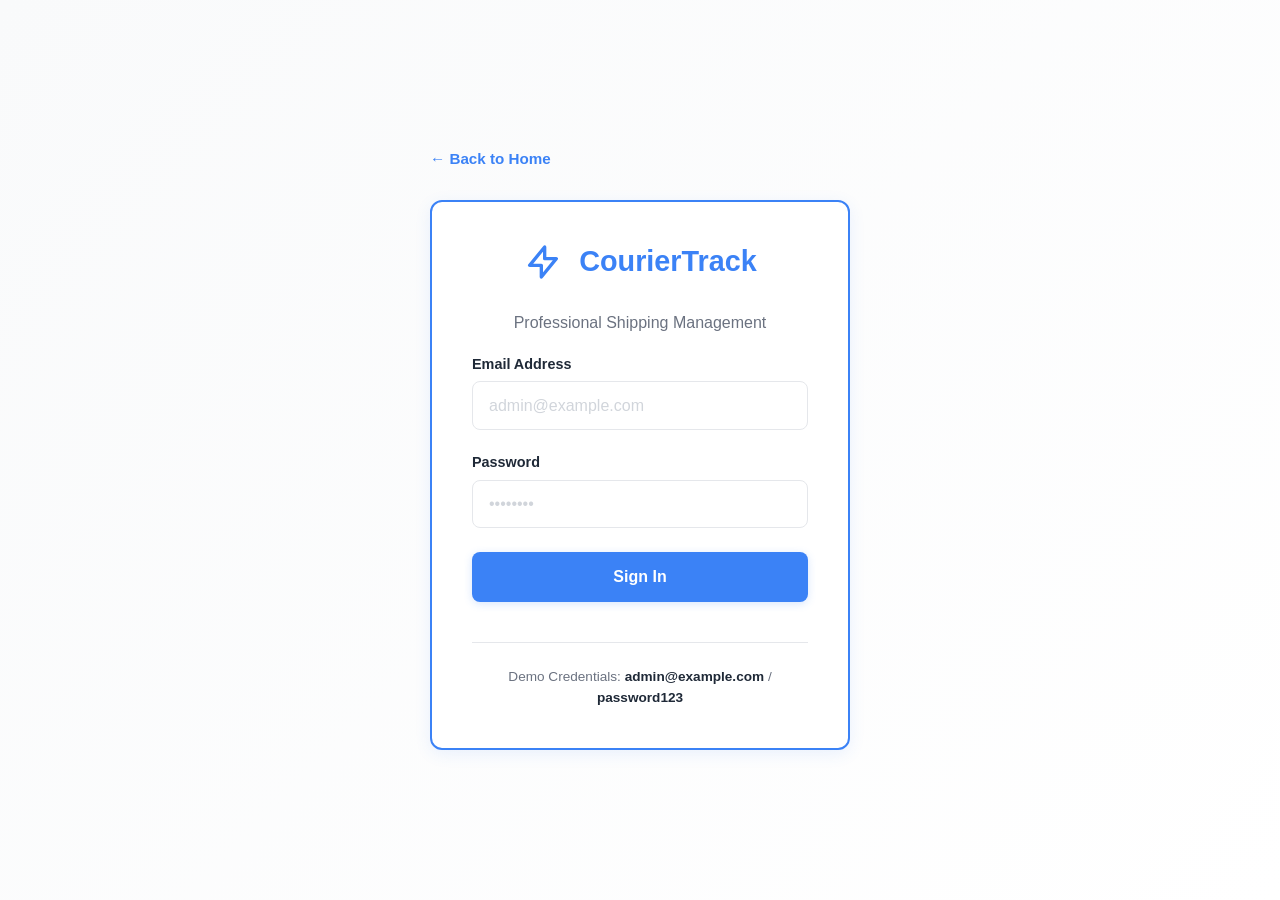
<file: src/main/resources/static/frontend/shipments.html>
<!DOCTYPE html>
<html lang="en">
<head>
<meta charset="UTF-8">
<title>Shipments - CourierTrack</title>
<link rel="stylesheet" href="css/styles.css">
</head>

<body>

	<div class="app-container">

		
		<aside class="sidebar">
			<div class="sidebar-header">
				<h2>CourierTrack</h2>
			</div>

			<nav class="nav-menu">
				<a href="dashboard.html" class="nav-item">📊 Dashboard</a> <a
					href="shipments.html" class="nav-item active">📦 Shipments</a> <a
					href="tracking.html" class="nav-item">📍 Tracking</a> <a
					href="parcels.html" class="nav-item">📫 Parcels</a> <a
					href="delivery.html" class="nav-item">🚚 Delivery</a> <a
					href="customers.html" class="nav-item">👥 Customers</a>
			</nav>
			<div class="sidebar-footer">
				<button class="btn-logout" onclick="logout()">Logout</button>
			</div>

		</aside>

		
		<main class="main-content">

			<div class="content-wrapper">

				<!-- HEADER -->
				<div class="page-header">
					<h1>Shipments</h1>

					<button class="btn-primary" onclick="openModal()">➕ Add
						Shipment</button>
				</div>

				
				<div class="card">

					<table class="table">

						<thead>
							<tr>
								<th>ID</th>
								<th>Parcel ID</th>
								<th>Status</th>
								<th>Expected Delivery</th>
								<th>Actions</th>
							</tr>
						</thead>

						<tbody id="shipmentsTable">
							<tr>
								<td colspan="5" style="text-align: center;">Loading
									shipments...</td>
							</tr>
						</tbody>

					</table>

				</div>

			</div>

		</main>

	</div>

	
	<div id="shipmentModal" class="modal">

		<div class="modal-content">

			<div class="modal-header">
				<h2>🚚 Add Shipment</h2>
				<button class="btn-close" onclick="closeModal()">✕</button>
			</div>

			<form id="shipmentForm" class="modal-form">

				<input id="parcelId" type="number" placeholder="Parcel ID" required>

				<input id="expectedDelivery" type="date" required>

				<button type="submit" class="btn-primary full-btn">Create
					Shipment</button>

			</form>


		</div>

	</div>

	 
	<script src="js/api.js"></script>
	<script src="js/shipments.js"></script>
	<script src="js/auth.js"></script>

</body>
</html>
</file>
<file: src/main/resources/static/frontend/css/styles.css>
:root {
    --color-bg-primary: #0F172A;
    --color-bg-secondary: #1E293B;
    --color-bg-tertiary: #334155;
    --color-border: #475569;
    --color-text-primary: #F1F5F9;
    --color-text-secondary: #CBD5E1;
    --color-primary: #4F46E5;
    --color-primary-dark: #4338CA;
    --color-accent: #F97316;
    --color-success: #10B981;
    --color-warning: #F59E0B;
    --color-danger: #EF4444;
    --shadow-sm: 0 1px 2px 0 rgba(0, 0, 0, 0.05);
    --shadow-md: 0 4px 6px -1px rgba(0, 0, 0, 0.1);
    --shadow-lg: 0 10px 15px -3px rgba(0, 0, 0, 0.1);
    --radius: 8px;
    --transition: all 0.3s ease;
}


* {
    margin: 0;
    padding: 0;
    box-sizing: border-box;
}

html, body {
    width: 100%;
    height: 100%;
    font-family: -apple-system, BlinkMacSystemFont, 'Segoe UI', Roboto, 'Helvetica Neue', Arial, sans-serif;
    background-color: var(--color-bg-primary);
    color: var(--color-text-primary);
    line-height: 1.6;
}


.login-container {
    min-height: 100vh;
    display: flex;
    align-items: center;
    justify-content: center;
    background: linear-gradient(135deg, #0F172A 0%, #1E293B 50%, #334155 100%);
    padding: 20px;
}

.login-box {
    width: 100%;
    max-width: 400px;
    background: linear-gradient(145deg, rgba(30, 41, 59, 0.8), rgba(51, 65, 85, 0.6));
    backdrop-filter: blur(10px);
    border: 1px solid rgba(71, 85, 105, 0.3);
    border-radius: var(--radius);
    padding: 40px;
    box-shadow: 0 20px 25px -5px rgba(0, 0, 0, 0.3);
}

.logo {
    text-align: center;
    margin-bottom: 30px;
    display: flex;
    flex-direction: column;
    align-items: center;
    gap: 15px;
}

.logo-icon {
    width: 48px;
    height: 48px;
    background: linear-gradient(135deg, var(--color-primary), var(--color-accent));
    padding: 8px;
    border-radius: 8px;
    color: white;
}

.logo h1 {
    font-size: 28px;
    font-weight: 700;
    color: var(--color-text-primary);
}

.tagline {
    color: var(--color-text-secondary);
    font-size: 14px;
    margin-bottom: 30px;
}

.login-form {
    display: flex;
    flex-direction: column;
    gap: 20px;
}

.form-group {
    display: flex;
    flex-direction: column;
    gap: 8px;
}

.form-group label {
    font-weight: 500;
    color: var(--color-text-secondary);
    font-size: 14px;
}

.form-group input {
    padding: 12px 15px;
    background-color: var(--color-bg-tertiary);
    border: 1px solid var(--color-border);
    border-radius: 6px;
    color: var(--color-text-primary);
    font-size: 14px;
    transition: var(--transition);
}

.form-group input:focus {
    outline: none;
    border-color: var(--color-primary);
    box-shadow: 0 0 0 3px rgba(79, 70, 229, 0.1);
    background-color: rgba(79, 70, 229, 0.05);
}

.btn-login {
    padding: 12px 16px;
    background: linear-gradient(135deg, var(--color-primary), var(--color-primary-dark));
    color: white;
    border: none;
    border-radius: 6px;
    font-weight: 600;
    font-size: 14px;
    cursor: pointer;
    transition: var(--transition);
    margin-top: 10px;
}

.btn-login:hover {
    transform: translateY(-2px);
    box-shadow: 0 10px 20px rgba(79, 70, 229, 0.3);
}

.btn-login:active {
    transform: translateY(0);
}

.login-footer {
    margin-top: 30px;
    padding-top: 20px;
    border-top: 1px solid var(--color-border);
    text-align: center;
    font-size: 12px;
    color: var(--color-text-secondary);
}

.login-footer strong {
    color: var(--color-accent);
}


.app-container {
    display: flex;
    height: 100vh;
    background-color: var(--color-bg-primary);
}


.sidebar {
    width: 250px;
    background: linear-gradient(180deg, #1E293B 0%, #0F172A 100%);
    border-right: 1px solid var(--color-border);
    display: flex;
    flex-direction: column;
    padding: 20px;
    overflow-y: auto;
}

.sidebar-header {
    display: flex;
    align-items: center;
    gap: 12px;
    margin-bottom: 30px;
}

.logo-mini {
    width: 40px;
    height: 40px;
    background: linear-gradient(135deg, var(--color-primary), var(--color-accent));
    border-radius: 6px;
    display: flex;
    align-items: center;
    justify-content: center;
    flex-shrink: 0;
}

.logo-mini svg {
    width: 24px;
    height: 24px;
    color: white;
}

.sidebar-header h2 {
    font-size: 18px;
    font-weight: 700;
}

.nav-menu {
    flex: 1;
    display: flex;
    flex-direction: column;
    gap: 8px;
}

.nav-item {
    display: flex;
    align-items: center;
    gap: 12px;
    padding: 12px 15px;
    color: var(--color-text-secondary);
    text-decoration: none;
    border-radius: 6px;
    transition: var(--transition);
    font-weight: 500;
}

.nav-item:hover {
    background-color: var(--color-bg-tertiary);
    color: var(--color-text-primary);
}

.nav-item.active {
    background: linear-gradient(135deg, var(--color-primary), var(--color-primary-dark));
    color: white;
    box-shadow: 0 4px 12px rgba(79, 70, 229, 0.3);
}

.nav-icon {
    font-size: 18px;
}

.sidebar-footer {
    margin-top: auto;
}

.btn-logout {
    width: 100%;
    padding: 10px;
    background-color: var(--color-bg-tertiary);
    border: 1px solid var(--color-border);
    color: var(--color-text-secondary);
    border-radius: 6px;
    cursor: pointer;
    font-weight: 500;
    transition: var(--transition);
}

.btn-logout:hover {
    background-color: var(--color-danger);
    color: white;
    border-color: var(--color-danger);
}


.main-content {
    flex: 1;
    overflow-y: auto;
    background-color: var(--color-bg-primary);
}

.content-wrapper {
    padding: 40px;
    max-width: 1400px;
}

.page-header {
    display: flex;
    justify-content: space-between;
    align-items: center;
    margin-bottom: 40px;
    flex-wrap: wrap;
    gap: 20px;
}

.page-header h1 {
    font-size: 32px;
    font-weight: 700;
    color: var(--color-text-primary);
}

.subtitle {
    color: var(--color-text-secondary);
    font-size: 14px;
    margin-top: 8px;
}


.stats-grid {
    display: grid;
    grid-template-columns: repeat(auto-fit, minmax(250px, 1fr));
    gap: 20px;
    margin-bottom: 40px;
}

.stat-card {
    background: linear-gradient(145deg, var(--color-bg-secondary), var(--color-bg-tertiary));
    border: 1px solid var(--color-border);
    border-radius: var(--radius);
    padding: 20px;
    display: flex;
    align-items: flex-start;
    gap: 15px;
    transition: var(--transition);
}

.stat-card:hover {
    border-color: var(--color-primary);
    box-shadow: 0 10px 25px rgba(79, 70, 229, 0.2);
    transform: translateY(-2px);
}

.stat-icon {
    width: 50px;
    height: 50px;
    border-radius: 8px;
    display: flex;
    align-items: center;
    justify-content: center;
    flex-shrink: 0;
}

.stat-icon svg {
    width: 24px;
    height: 24px;
    color: white;
}

.stat-content {
    flex: 1;
}

.stat-label {
    font-size: 12px;
    color: var(--color-text-secondary);
    text-transform: uppercase;
    letter-spacing: 0.5px;
}

.stat-value {
    font-size: 28px;
    font-weight: 700;
    color: var(--color-text-primary);
    margin: 5px 0;
}

.stat-change {
    font-size: 12px;
    color: var(--color-success);
}


.card {
    background: linear-gradient(145deg, var(--color-bg-secondary), var(--color-bg-tertiary));
    border: 1px solid var(--color-border);
    border-radius: var(--radius);
    padding: 25px;
    margin-bottom: 30px;
    box-shadow: var(--shadow-sm);
}

.card-header {
    display: flex;
    justify-content: space-between;
    align-items: center;
    margin-bottom: 20px;
    flex-wrap: wrap;
    gap: 15px;
}

.card-header h2 {
    font-size: 20px;
    font-weight: 600;
}

.link-secondary {
    color: var(--color-primary);
    text-decoration: none;
    font-size: 14px;
    font-weight: 500;
    transition: var(--transition);
}

.link-secondary:hover {
    color: var(--color-accent);
}


.search-box {
    padding: 12px 15px;
    background-color: var(--color-bg-tertiary);
    border: 1px solid var(--color-border);
    border-radius: 6px;
    color: var(--color-text-primary);
    font-size: 14px;
    width: 100%;
    max-width: 300px;
    transition: var(--transition);
}

.search-box:focus {
    outline: none;
    border-color: var(--color-primary);
    box-shadow: 0 0 0 3px rgba(79, 70, 229, 0.1);
}


.table {
    width: 100%;
    border-collapse: collapse;
    font-size: 14px;
}

.table thead {
    background-color: var(--color-bg-tertiary);
    border-bottom: 1px solid var(--color-border);
}

.table th {
    padding: 15px;
    text-align: left;
    font-weight: 600;
    color: var(--color-text-secondary);
    text-transform: uppercase;
    font-size: 12px;
    letter-spacing: 0.5px;
}

.table td {
    padding: 15px;
    border-bottom: 1px solid var(--color-border);
    color: var(--color-text-primary);
}

.table tbody tr {
    transition: var(--transition);
}

.table tbody tr:hover {
    background-color: rgba(79, 70, 229, 0.1);
}


.badge {
    display: inline-block;
    padding: 4px 12px;
    border-radius: 20px;
    font-size: 12px;
    font-weight: 600;
    text-transform: capitalize;
}

.badge-delivered {
    background-color: rgba(16, 185, 129, 0.15);
    color: var(--color-success);
}

.badge-in-transit {
    background-color: rgba(249, 115, 22, 0.15);
    color: var(--color-accent);
}

.badge-pending {
    background-color: rgba(239, 68, 68, 0.15);
    color: var(--color-danger);
}


.btn-primary {
    padding: 10px 20px;
    background: linear-gradient(135deg, var(--color-primary), var(--color-primary-dark));
    color: white;
    border: none;
    border-radius: 6px;
    font-weight: 600;
    font-size: 14px;
    cursor: pointer;
    transition: var(--transition);
}

.btn-primary:hover {
    transform: translateY(-2px);
    box-shadow: 0 10px 20px rgba(79, 70, 229, 0.3);
}

.btn-small {
    padding: 6px 12px;
    background-color: var(--color-bg-tertiary);
    border: 1px solid var(--color-border);
    color: var(--color-text-secondary);
    border-radius: 4px;
    font-size: 12px;
    font-weight: 500;
    cursor: pointer;
    transition: var(--transition);
}

.btn-small:hover {
    background-color: var(--color-primary);
    border-color: var(--color-primary);
    color: white;
}

.btn-close {
    background: none;
    border: none;
    color: var(--color-text-secondary);
    font-size: 20px;
    cursor: pointer;
    transition: var(--transition);
    padding: 0;
}

.btn-close:hover {
    color: var(--color-text-primary);
}


.modal {
    display: none;
    position: fixed;
    top: 0;
    left: 0;
    right: 0;
    bottom: 0;
    background-color: rgba(0, 0, 0, 0.5);
    align-items: center;
    justify-content: center;
    z-index: 1000;
}

.modal.active {
    display: flex;
}

.modal-content {
    background: linear-gradient(145deg, var(--color-bg-secondary), var(--color-bg-tertiary));
    border: 1px solid var(--color-border);
    border-radius: var(--radius);
    padding: 30px;
    width: 90%;
    max-width: 500px;
    box-shadow: 0 20px 25px rgba(0, 0, 0, 0.3);
}

.modal-header {
    display: flex;
    justify-content: space-between;
    align-items: center;
    margin-bottom: 20px;
}

.modal-header h2 {
    font-size: 20px;
    font-weight: 600;
}

.modal-form {
    display: flex;
    flex-direction: column;
    gap: 15px;
}

.modal-form input,
.modal-form select {
    padding: 12px 15px;
    background-color: var(--color-bg-tertiary);
    border: 1px solid var(--color-border);
    border-radius: 6px;
    color: var(--color-text-primary);
    font-size: 14px;
    transition: var(--transition);
}

.modal-form input:focus,
.modal-form select:focus {
    outline: none;
    border-color: var(--color-primary);
    box-shadow: 0 0 0 3px rgba(79, 70, 229, 0.1);
}


.timeline {
    margin-top: 30px;
}

.timeline-item {
    display: flex;
    gap: 20px;
    margin-bottom: 25px;
    padding-bottom: 25px;
    border-bottom: 1px solid var(--color-border);
    position: relative;
}

.timeline-item:last-child {
    border-bottom: none;
    margin-bottom: 0;
}

.timeline-marker {
    width: 40px;
    height: 40px;
    background: linear-gradient(135deg, var(--color-primary), var(--color-primary-dark));
    border-radius: 50%;
    display: flex;
    align-items: center;
    justify-content: center;
    color: white;
    font-weight: bold;
    flex-shrink: 0;
    font-size: 18px;
}

.timeline-content h4 {
    margin: 0 0 5px 0;
    color: var(--color-text-primary);
    font-weight: 600;
}

.timeline-content p {
    margin: 0;
    color: var(--color-text-secondary);
    font-size: 13px;
}

.text-muted {
    color: var(--color-text-secondary);
}


.search-section {
    display: flex;
    gap: 15px;
    margin-bottom: 20px;
    flex-wrap: wrap;
}

.search-section .search-box {
    flex: 1;
    min-width: 250px;
}
.parcel-modal {
    width: 900px;         
    max-width: 95%;
    border-radius: 12px;
    padding: 0;
    overflow: hidden;
}


.parcel-header {
    display: flex;
    justify-content: space-between;
    align-items: center;
    background: #4F46E5;
    color: white;
    padding: 15px 20px;
}


.close-btn {
    background: rgba(255,255,255,0.2);
    border: none;
    color: white;
    font-size: 26px;
    width: 40px;
    height: 40px;
    border-radius: 50%;
    cursor: pointer;
    display: flex;
    align-items: center;
    justify-content: center;
    transition: 0.2s;
}

.close-btn:hover {
    background: rgba(255,255,255,0.4);
    transform: scale(1.1);
}


.parcel-card {
    margin: 15px;
}


.tracking-info {
    display: grid;
    gap: 15px;
    margin-bottom: 30px;
    padding-bottom: 30px;
    border-bottom: 1px solid var(--color-border);
}

.info-row {
    display: flex;
    justify-content: space-between;
    align-items: center;
}

.info-label {
    font-weight: 600;
    color: var(--color-text-secondary);
}

.info-value {
    color: var(--color-text-primary);
    font-weight: 500;
}


@media (max-width: 768px) {
    .app-container {
        flex-direction: column;
    }

    .sidebar {
        width: 100%;
        flex-direction: row;
        align-items: center;
        padding: 15px;
        overflow-x: auto;
    }

    .sidebar-header {
        margin-bottom: 0;
    }

    .nav-menu {
        flex-direction: row;
        gap: 5px;
        flex: 1;
    }

    .nav-item {
        padding: 8px 12px;
        font-size: 12px;
        white-space: nowrap;
    }

    .sidebar-footer {
        margin-top: 0;
        margin-left: auto;
    }

    .content-wrapper {
        padding: 20px;
    }

    .page-header {
        flex-direction: column;
        align-items: flex-start;
    }

    .stats-grid {
        grid-template-columns: repeat(auto-fit, minmax(200px, 1fr));
    }

    .stat-card {
        flex-direction: column;
    }

    .card-header {
        flex-direction: column;
        align-items: flex-start;
    }

    .table {
        font-size: 12px;
    }

    .table th,
    .table td {
        padding: 10px;
    }

    .search-box {
        max-width: 100%;
    }

    .modal-content {
        width: 95%;
    }
}

@media (max-width: 480px) {
    .page-header h1 {
        font-size: 24px;
    }

    .stat-value {
        font-size: 24px;
    }

    .sidebar-header h2 {
        display: none;
    }

    .nav-item span:not(.nav-icon) {
        display: none;
    }

    .nav-item {
        justify-content: center;
    }
}
</file>
